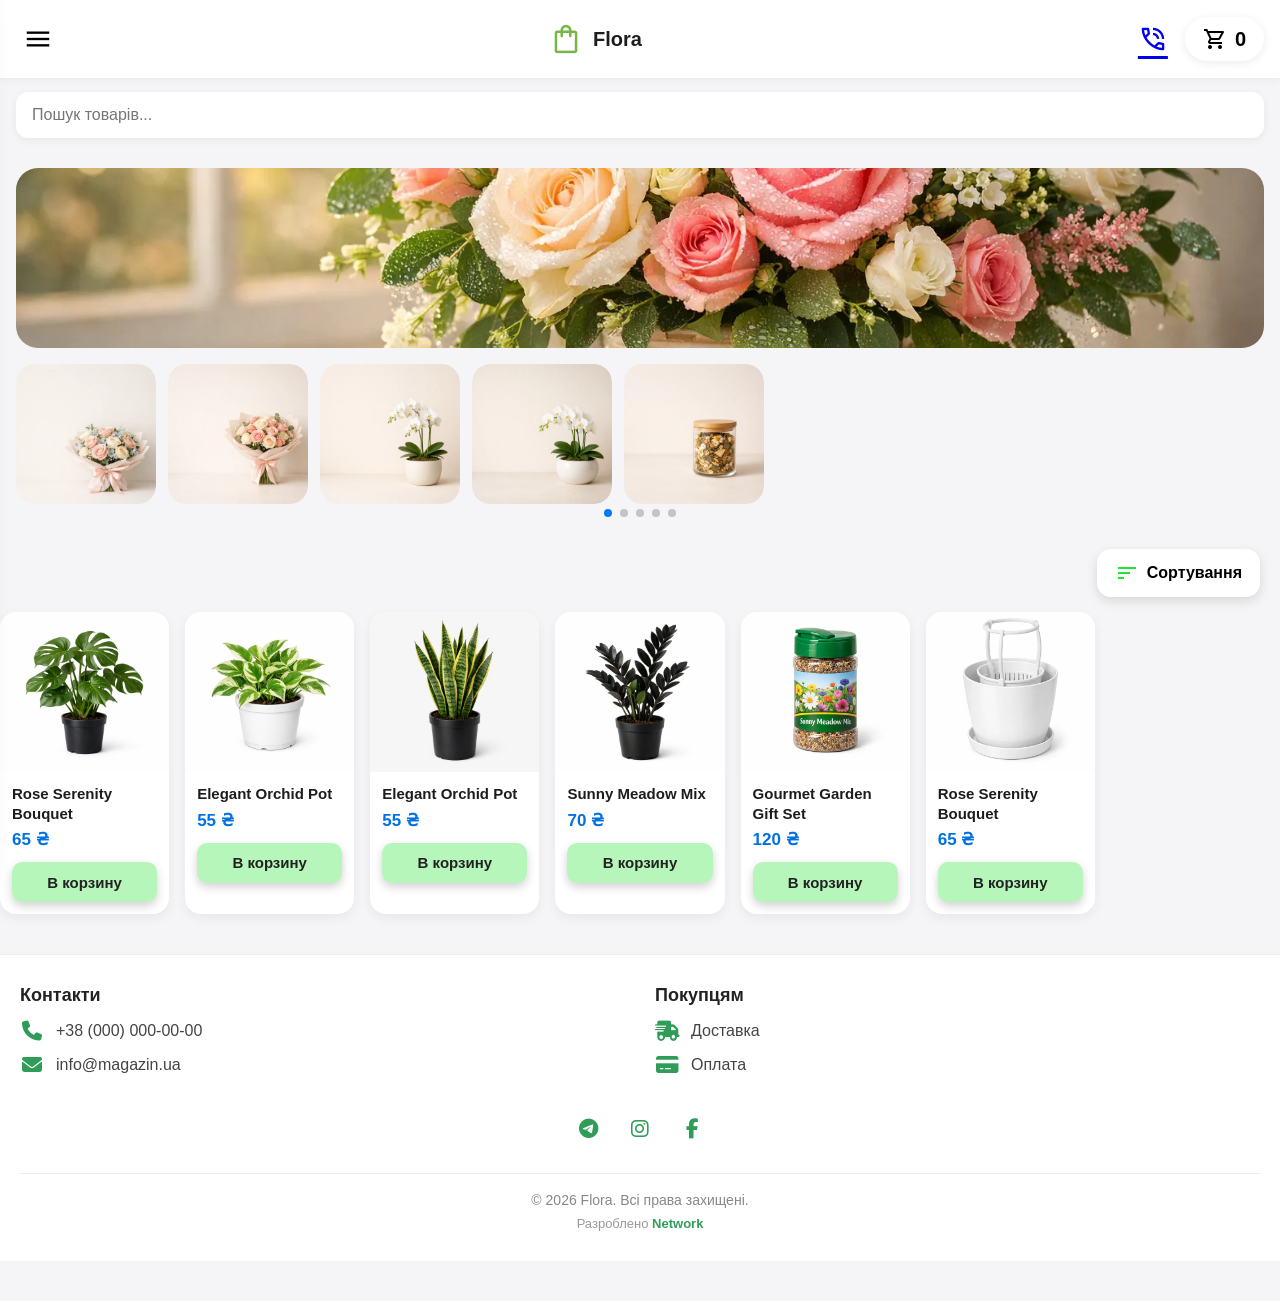
<file: index.html>
<!DOCTYPE html>
<html lang="ru">
<head>
    <meta charset="UTF-8">
    <meta name="viewport" content="width=device-width, initial-scale=1.0">
    <title>Flora - магазин квітів в Україні</title>
<meta name="description" content="Flora - свіжі букети, троянди, тюльпани та подарункові композиції з доставкою по Україні.">
<meta name="keywords" content="квіти, букети, троянди, доставка квітів, купити квіти, магазин квітів">
<meta name="theme-color" content="#E8F5E9">
<link rel="icon" type="image/png" href="images/favicon.png">
<meta property="og:type" content="website">
<meta property="og:title" content="Flora - магазин квітів">
<meta property="og:description" content="Свіжі квіти, букети та подарункові композиції з доставкою по Україні.">
<meta property="og:image" content="https://netw20200.github.io/magazin/images/preview.png">
<meta name="twitter:image" content="https://netw20200.github.io/magazin/images/preview.png">
<meta property="og:site_name" content="Магазин">
<meta name="twitter:card" content="summary_large_image">
<meta name="twitter:title" content="Flora - Магазин квітів">
<meta name="twitter:description" content="Свіжі квіти та букети з доставкою.">
<meta name="twitter:image" content="https://netw20200.github.io/magazin/images/preview.png">
    
    <link rel="stylesheet" href="https://cdnjs.cloudflare.com/ajax/libs/font-awesome/6.5.2/css/all.min.css">
    <link href="https://fonts.googleapis.com/css2?family=Material+Symbols+Outlined" rel="stylesheet">
    <link rel="stylesheet" href="https://cdn.jsdelivr.net/npm/swiper@11/swiper-bundle.min.css">
    <link rel="stylesheet" href="style.css">
</head>
<body>

<header class="top-header">

    <button class="menu-btn" aria-label="Меню">
        <span class="material-symbols-outlined">menu</span>
    </button>

    <div class="logo">

        <span class="material-symbols-outlined logo-icon">
            shopping_bag
        </span>

        <span class="logo-text">
            Flora
        </span>

    </div>

    <div class="header-right">

        <a href="tel:+380000000000" class="icon-btn" aria-label="Подзвонити">
    <span class="material-symbols-outlined">
        phone_in_talk
    </span>
</a>


<!-- ===== КНОПКА КОРЗИНЫ ===== -->

<button class="cart-btn" id="open-cart">

    <span class="material-symbols-outlined">shopping_cart</span>

    <span id="cart-count">0</span>

</button>

    </div>

</header>


<nav class="side-menu">

    <div class="side-header">
        <span>Меню</span>

        <button class="close-menu">
            <span class="material-symbols-outlined">
                close
            </span>
        </button>
    </div>

<a href="index.html">
    <span class="material-symbols-outlined">home</span>
    <span>Головна</span></a>
<a href="index.html#products">
    <span class="material-symbols-outlined">storefront</span>
    <span>Каталог</span></a>

<a href="contacts.html">
    <span class="material-symbols-outlined">call</span>
    <span>Контакти</span></a>


</nav>
    <div class="overlay"></div>
<section class="search-wrapper">

    <div class="search-box">

        <input
            type="text"
            id="search"
            placeholder="Пошук товарів..."
            autocomplete="off">

    </div>
</section>



<section class="hero-banner">

    <img src="images/banner.webp" alt="Баннер">

</section>


    
    <section class="hero-slider">

<div class="swiper mySwiper">

<div class="swiper-wrapper">

<div class="swiper-slide">
<img src="images/slide1.webp">
</div>

<div class="swiper-slide">
<img src="images/slide2.webp">
</div>

<div class="swiper-slide">
<img src="images/slide3.webp">
</div>

<div class="swiper-slide">
<img src="images/slide4.webp">
</div>

<div class="swiper-slide">
<img src="images/slide5.webp">
</div>

</div>

<div class="swiper-pagination"></div>

</div>

</section>


    
<main>
<div class="sort-bar">

    <button id="sort-btn" class="sort-btn">

        <span class="material-symbols-outlined">sort</span>

        Сортування

    </button>

    <div id="sort-menu" class="sort-menu">

        <div data-sort="default">За замовчуванням</div>

        <div data-sort="name">За назвою (А–Я)</div>

        <div data-sort="price-asc">Ціна: від дешевих до дорогих</div>

        <div data-sort="price-desc">Ціна: від дорогих до дешевих</div>

        <div data-sort="category">За категорією</div>

    </div>

</div>
<div id="products" class="products">

    <div class="loading">

        Загрузка товарiв...

    </div>

</div>

</main>
<footer class="footer">

    <div class="footer-grid">

        <div>
            <h3>Контакти</h3>

            <a href="tel:+380000000000">
                <i class="fa-solid fa-phone"></i>
                +38 (000) 000-00-00
            </a>

            <a href="mailto:info@magazin.ua">
                <i class="fa-solid fa-envelope"></i>
                info@magazin.ua
            </a>

        </div>

        <div>
            <h3>Покупцям</h3>

            <a href="#">
                <i class="fa-solid fa-truck-fast"></i>
                Доставка
            </a>

            <a href="#">
                <i class="fa-solid fa-credit-card"></i>
                Оплата
            </a>

        </div>

    </div>

    <div class="footer-social">

        <a href="https://t.me/" target="_blank">
            <i class="fa-brands fa-telegram"></i>
        </a>

        <a href="https://instagram.com/" target="_blank">
            <i class="fa-brands fa-instagram"></i>
        </a>

        <a href="#">
            <i class="fa-brands fa-facebook-f"></i>
        </a>

    </div>

    <div class="footer-copy">
        © 2026 Flora. Всі права захищені.
    </div>
    <div class="footer-dev">
    Разроблено <strong>Network</strong>
    </div>

</footer>
  <button id="toTop" class="to-top">
↑
  </button>  
<script src="https://cdn.jsdelivr.net/npm/swiper@11/swiper-bundle.min.js"></script>
<script src="script.js"></script>

</body>
</html>
</file>
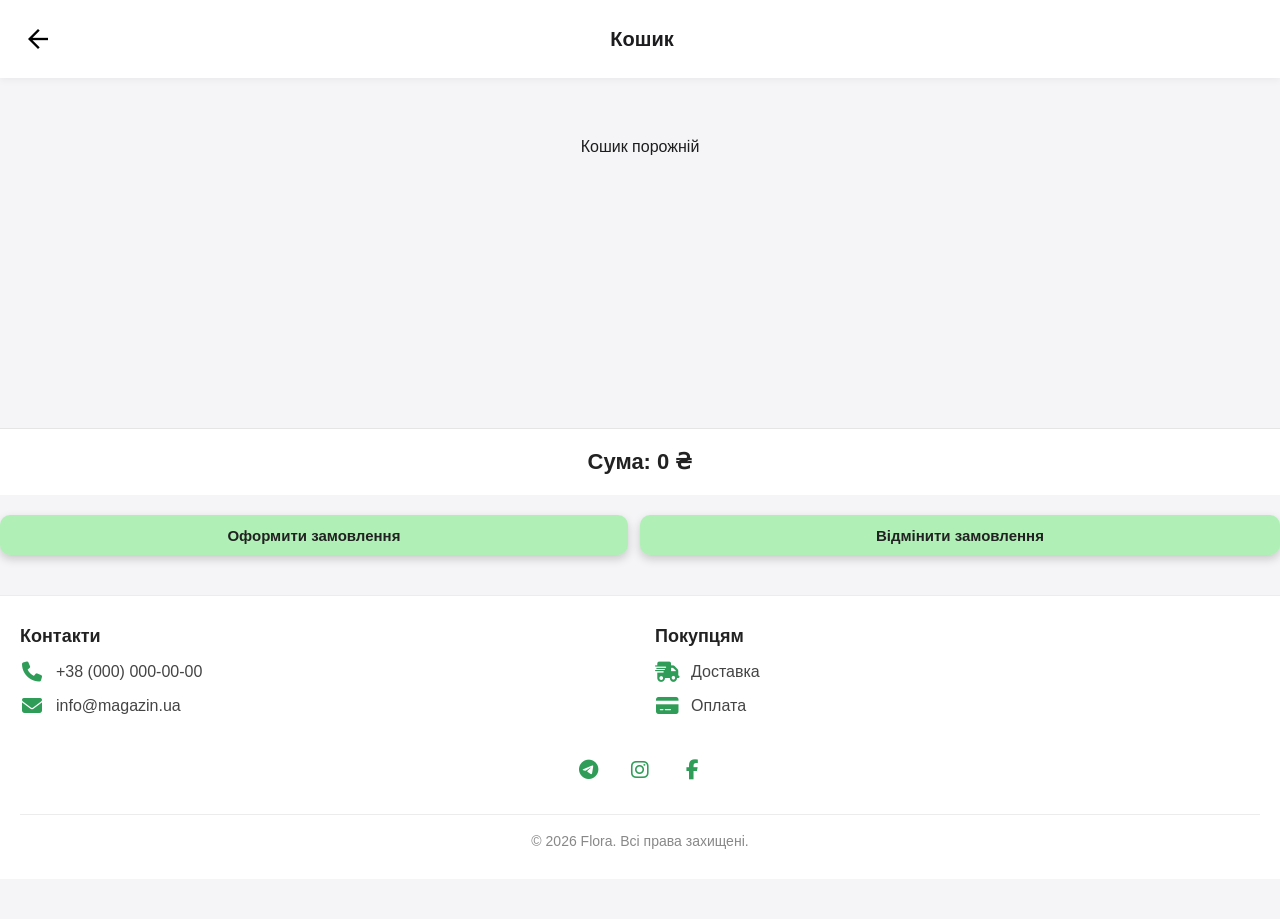
<file: cart.html>
<!DOCTYPE html>
<html lang="ru">
<head>
    <meta charset="UTF-8">
    <meta name="viewport" content="width=device-width, initial-scale=1.0">
    <title>Кошик Flora</title>
<meta name="description" content="Магазин квітів "назва". Свіжі букети, троянди, тюльпани та подарункові композиції з доставкою по Україні.">
<meta name="keywords" content="квіти, букети, троянди, доставка квітів, купити квіти, магазин квітів">
<meta name="theme-color" content="#E8F5E9">
<link rel="icon" type="image/png" href="images/favicon.png">
<meta property="og:type" content="website">
<meta property="og:title" content="Магазин квітів">
<meta property="og:description" content="Свіжі квіти, букети та подарункові композиції з доставкою по Україні.">
<meta property="og:image" content="https://netw20200.github.io/magazin/images/preview.png">
<meta name="twitter:image" content="https://netw20200.github.io/magazin/images/preview.png">
<meta property="og:site_name" content="Магазин">
<meta name="twitter:card" content="summary_large_image">
<meta name="twitter:title" content="Магазин квітів">
<meta name="twitter:description" content="Свіжі квіти та букети з доставкою.">
<meta name="twitter:image" content="https://netw20200.github.io/magazin/images/preview.png">
    
    <link rel="stylesheet" href="https://cdnjs.cloudflare.com/ajax/libs/font-awesome/6.5.2/css/all.min.css">
    <link href="https://fonts.googleapis.com/css2?family=Material+Symbols+Outlined" rel="stylesheet">
    <link rel="stylesheet" href="https://cdn.jsdelivr.net/npm/swiper@11/swiper-bundle.min.css">
    <link rel="stylesheet" href="style.css">
</head>

<body>

<!-- ===== ШАПКА КОРЗИНЫ ===== -->

<header class="top-header">

<button onclick="location.href='index.html'" class="icon-btn">
<span class="material-symbols-outlined">arrow_back</span>
</button>

<div class="logo">
Кошик
</div>

<div style="width:40px"></div>

</header>

<!-- ===== СПИСОК ТОВАРОВ ===== -->

<div id="cart-items" class="cart-items">

<p style="text-align:center;padding:40px;">
Кошик порожній
</p>

</div>

<!-- ===== ИТОГО ===== -->

<div class="cart-total">

<h2>Сума:
<span id="total-price">0 ₴</span>
</h2>

</div>


<!-- ===== ОФОРМЛЕНИЕ ЗАКАЗА ===== -->

<div class="cart-actions">

    <button class="btn checkout-btn"
        onclick="checkout()">

        Оформити замовлення 

    </button>

    <button class="btn cancel-btn"
        onclick="cancelOrder()">

        Відмінити замовлення 

    </button>

</div>
<footer class="footer">

    <div class="footer-grid">

        <div>
            <h3>Контакти</h3>

            <a href="tel:+380000000000">
                <i class="fa-solid fa-phone"></i>
                +38 (000) 000-00-00
            </a>

            <a href="mailto:info@magazin.ua">
                <i class="fa-solid fa-envelope"></i>
                info@magazin.ua
            </a>

        </div>

        <div>
            <h3>Покупцям</h3>

            <a href="#">
                <i class="fa-solid fa-truck-fast"></i>
                Доставка
            </a>

            <a href="#">
                <i class="fa-solid fa-credit-card"></i>
                Оплата
            </a>

        </div>

    </div>
    
<div class="footer-social">

        <a href="https://t.me/" target="_blank">
            <i class="fa-brands fa-telegram"></i>
        </a>

        <a href="https://instagram.com/" target="_blank">
            <i class="fa-brands fa-instagram"></i>
        </a>

        <a href="#">
            <i class="fa-brands fa-facebook-f"></i>
        </a>

</div>
    
 <div class="footer-copy">
        © 2026 Flora. Всі права захищені.
    </div>

</footer>
    
<script src="cart.js"></script>

</body>
</html>
</file>
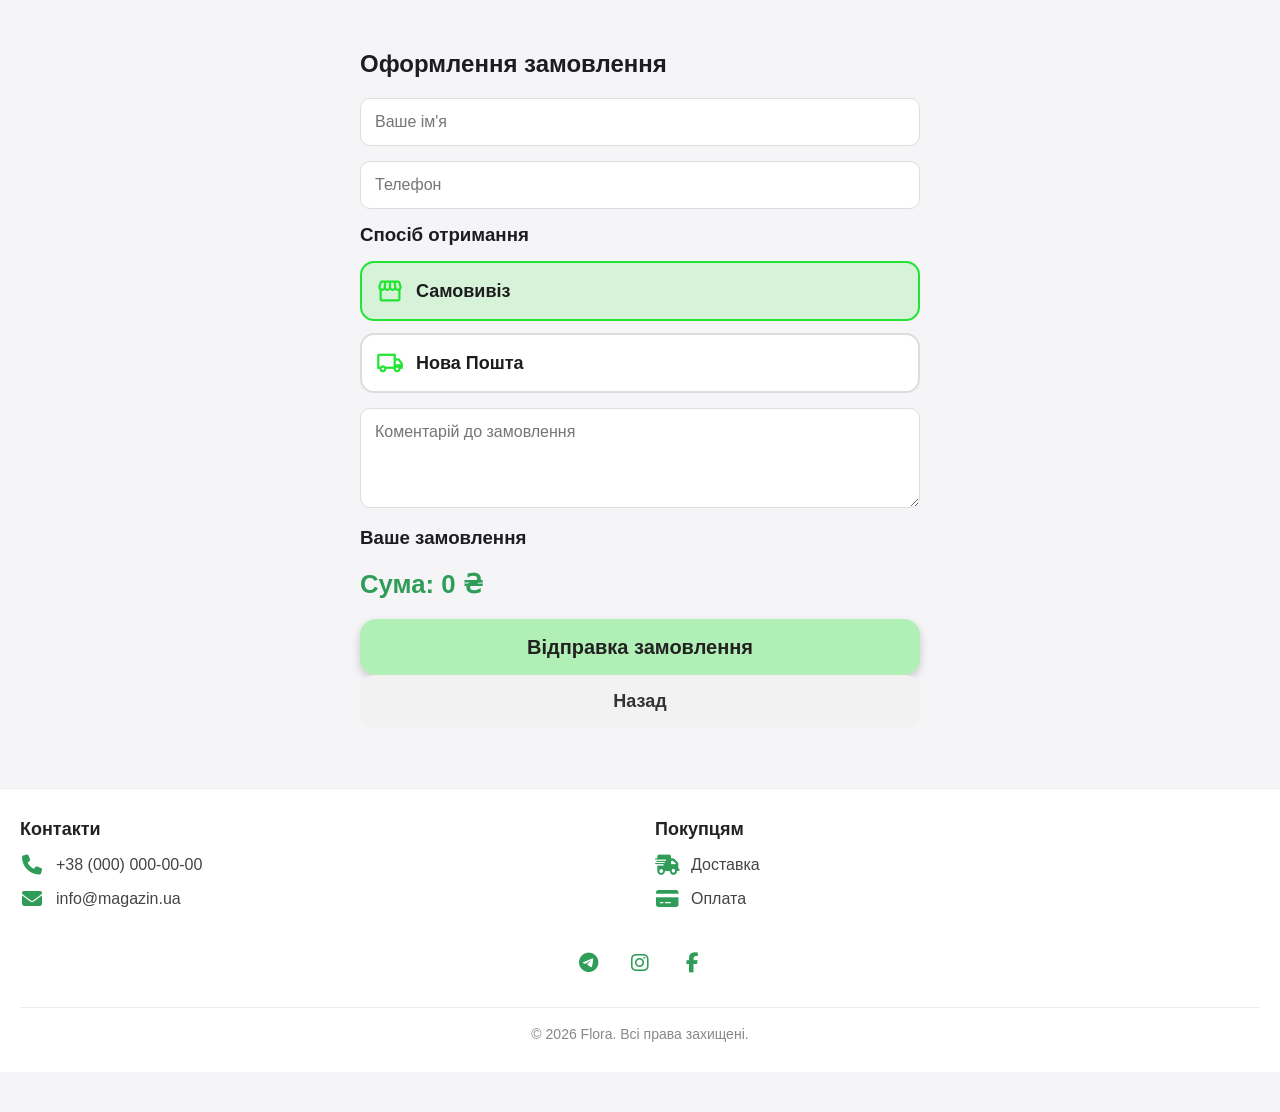
<file: checkout.html>
<!DOCTYPE html>
<html lang="ru">
<head>
    <meta charset="UTF-8">
    <meta name="viewport" content="width=device-width, initial-scale=1.0">
    <title>Оформлення замовлення Flora</title>
<meta name="description" content="Flora - свіжі букети, троянди, тюльпани та подарункові композиції з доставкою по Україні.">
<meta name="keywords" content="квіти, букети, троянди, доставка квітів, купити квіти, магазин квітів">
<meta name="theme-color" content="#E8F5E9">
<link rel="icon" type="image/png" href="images/favicon.png">
<meta property="og:type" content="website">
<meta property="og:title" content="Магазин квітів">
<meta property="og:description" content="Свіжі квіти, букети та подарункові композиції з доставкою по Україні.">
<meta property="og:image" content="https://netw20200.github.io/magazin/images/preview.png">
<meta name="twitter:image" content="https://netw20200.github.io/magazin/images/preview.png">
<meta property="og:site_name" content="Магазин">
<meta name="twitter:card" content="summary_large_image">
<meta name="twitter:title" content="Магазин квітів">
<meta name="twitter:description" content="Свіжі квіти та букети з доставкою.">
<meta name="twitter:image" content="https://netw20200.github.io/magazin/images/preview.png">
    
    <link rel="stylesheet" href="https://cdnjs.cloudflare.com/ajax/libs/font-awesome/6.5.2/css/all.min.css">
    <link href="https://fonts.googleapis.com/css2?family=Material+Symbols+Outlined" rel="stylesheet">
    <link rel="stylesheet" href="https://cdn.jsdelivr.net/npm/swiper@11/swiper-bundle.min.css">
    <link rel="stylesheet" href="style.css">
</head>

<body>

<!-- ===== ОФОРМЛЕНИЕ ЗАКАЗА ===== -->

<div class="checkout">

<h2>Оформлення замовлення</h2>

<input
type="text"
id="customer-name"
placeholder="Ваше ім'я">

<input
type="tel"
id="customer-phone"
placeholder="Телефон">
<h3>Спосіб отримання</h3>

<div class="delivery-select">

<div class="delivery-card active" id="pickup-card">

<span class="material-symbols-outlined">storefront</span>

<span>Самовивіз</span>

<input
type="radio"
name="delivery"
value="pickup"
checked
hidden>

</div>

<div class="delivery-card" id="nova-card">

<span class="material-symbols-outlined">local_shipping</span>

<span>Нова Пошта</span>

<input
type="radio"
name="delivery"
value="nova"
hidden>

</div>

</div>

<div id="nova-fields" style="display:none;">

<input
type="text"
id="customer-city"
placeholder="Місто">

<input
type="text"
id="customer-branch"
placeholder="Відділення або поштомат">

</div>
  
<textarea
id="customer-comment"
placeholder="Коментарій до замовлення"></textarea>


<!-- ===== ТОВАРЫ В ЗАКАЗЕ ===== -->

<h3>Ваше замовлення</h3>

<div id="checkout-cart"></div>

<div id="checkout-total"></div>  
  
<button
class="checkout-btn"
onclick="sendOrder()">

Відправка замовлення 

</button>

<button
class="cancel-btn"
onclick="history.back()">

Назад

</button>

</div>
<footer class="footer">

    <div class="footer-grid">

        <div>
            <h3>Контакти</h3>

            <a href="tel:+380000000000">
                <i class="fa-solid fa-phone"></i>
                +38 (000) 000-00-00
            </a>

            <a href="mailto:info@magazin.ua">
                <i class="fa-solid fa-envelope"></i>
                info@magazin.ua
            </a>

        </div>

        <div>
            <h3>Покупцям</h3>

            <a href="#">
                <i class="fa-solid fa-truck-fast"></i>
                Доставка
            </a>

            <a href="#">
                <i class="fa-solid fa-credit-card"></i>
                Оплата
            </a>

        </div>

    </div>
    
<div class="footer-social">

        <a href="https://t.me/" target="_blank">
            <i class="fa-brands fa-telegram"></i>
        </a>

        <a href="https://instagram.com/" target="_blank">
            <i class="fa-brands fa-instagram"></i>
        </a>

        <a href="#">
            <i class="fa-brands fa-facebook-f"></i>
        </a>

</div>
    
 <div class="footer-copy">
        © 2026 Flora. Всі права захищені.
    </div>
    

</footer>
<script src="checkout.js"></script>

</body>

</html>
</file>
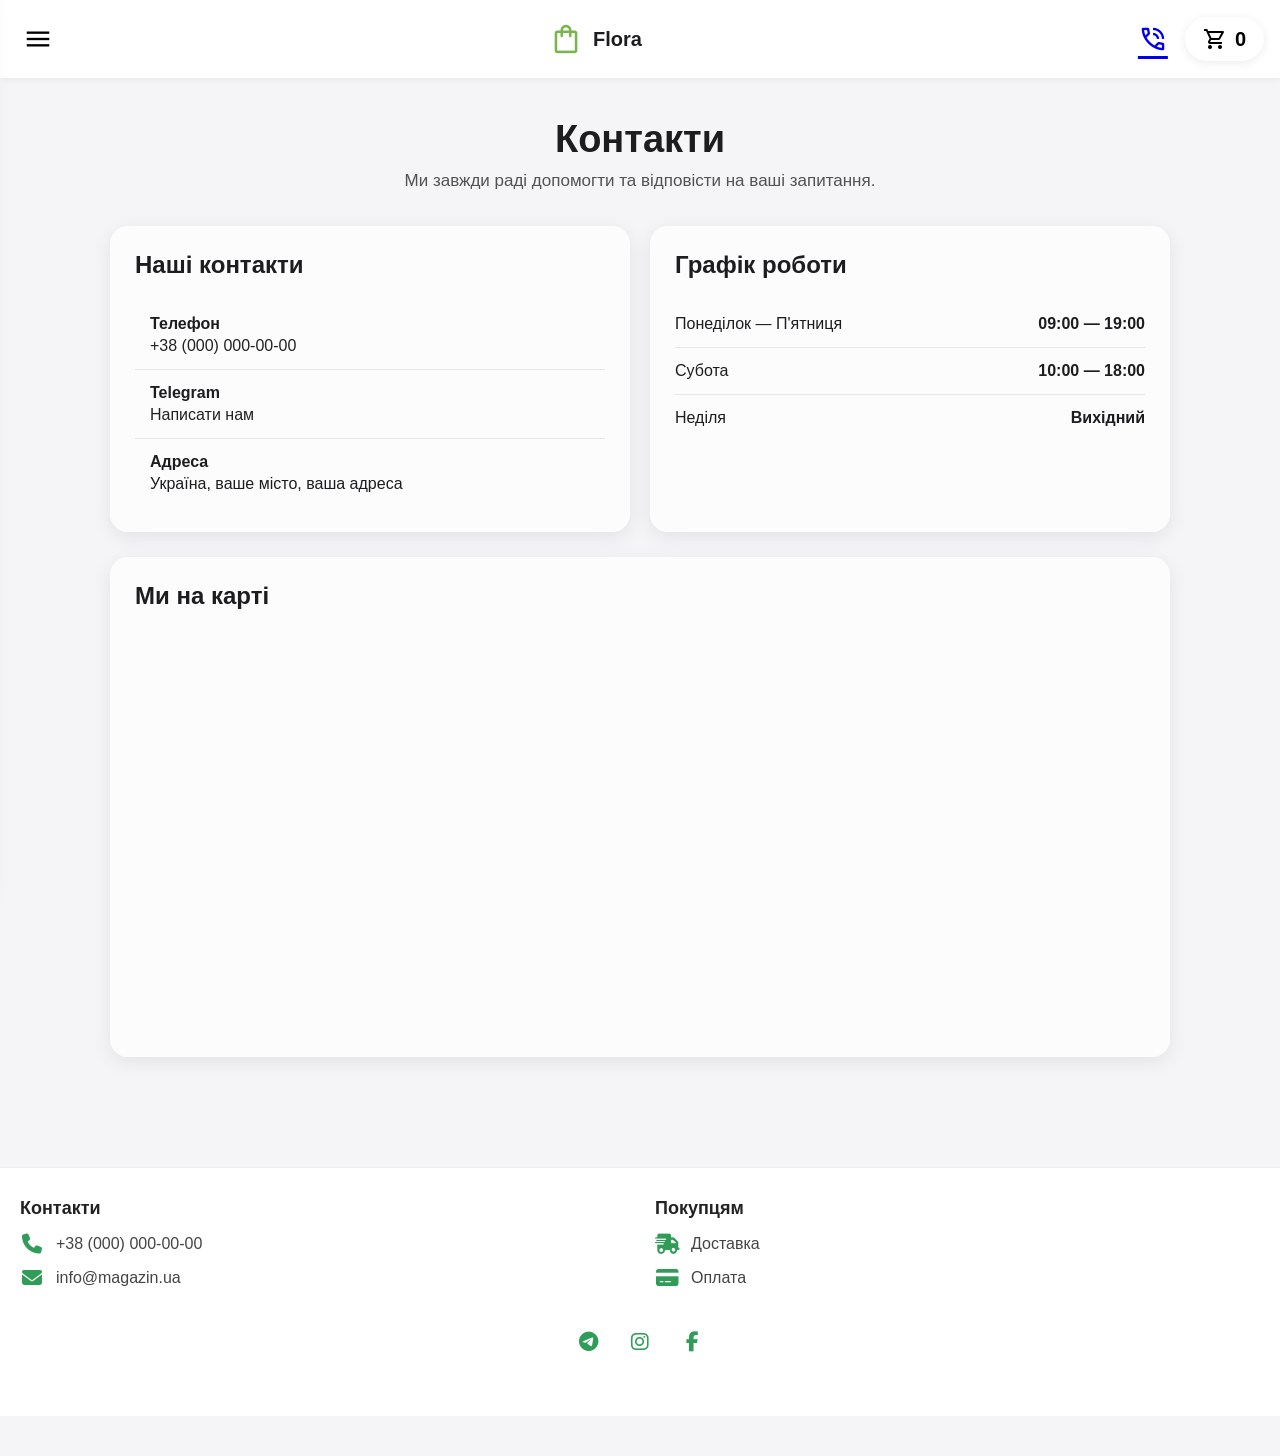
<file: contacts.html>
<!DOCTYPE html>
<html lang="ru">
<head>
    <meta charset="UTF-8">
    <meta name="viewport" content="width=device-width, initial-scale=1.0">
    <title>Flora - Магазин квітів в Україні</title>
<meta name="description" content="Магазин квітів "назва". Свіжі букети, троянди, тюльпани та подарункові композиції з доставкою по Україні.">
<meta name="keywords" content="квіти, букети, троянди, доставка квітів, купити квіти, магазин квітів">
<meta name="theme-color" content="#E8F5E9">
<link rel="icon" type="image/png" href="images/favicon.png">
<meta property="og:type" content="website">
<meta property="og:title" content="Магазин квітів">
<meta property="og:description" content="Свіжі квіти, букети та подарункові композиції з доставкою по Україні.">
<meta property="og:image" content="https://netw20200.github.io/magazin/images/preview.png">
<meta name="twitter:image" content="https://netw20200.github.io/magazin/images/preview.png">
<meta property="og:site_name" content="Магазин">
<meta name="twitter:card" content="summary_large_image">
<meta name="twitter:title" content="Магазин квітів">
<meta name="twitter:description" content="Свіжі квіти та букети з доставкою.">
<meta name="twitter:image" content="https://netw20200.github.io/magazin/images/preview.png">
    
    <link rel="stylesheet" href="https://cdnjs.cloudflare.com/ajax/libs/font-awesome/6.5.2/css/all.min.css">
    <link href="https://fonts.googleapis.com/css2?family=Material+Symbols+Outlined" rel="stylesheet">
    <link rel="stylesheet" href="https://cdn.jsdelivr.net/npm/swiper@11/swiper-bundle.min.css">
    <link rel="stylesheet" href="style.css">
</head>

<body>
<header class="top-header">

    <button class="menu-btn" aria-label="Меню">
        <span class="material-symbols-outlined">menu</span>
    </button>

    <div class="logo">

        <span class="material-symbols-outlined logo-icon">
            shopping_bag
        </span>

        <span class="logo-text">
            Flora
        </span>

    </div>

    <div class="header-right">

        <a href="tel:+380000000000" class="icon-btn" aria-label="Подзвонити">
    <span class="material-symbols-outlined">
        phone_in_talk
    </span>
</a>


<!-- ===== КНОПКА КОРЗИНЫ ===== -->

<button class="cart-btn" id="open-cart">

    <span class="material-symbols-outlined">shopping_cart</span>

    <span id="cart-count">0</span>

</button>

    </div>

</header>

<nav class="side-menu">

    <div class="side-header">
        <span>Меню</span>

        <button class="close-menu">
            <span class="material-symbols-outlined">
                close
            </span>
        </button>
    </div>

<a href="index.html">
    <span class="material-symbols-outlined">home</span>
    <span>Головна</span></a>
<a href="index.html#products">
    <span class="material-symbols-outlined">storefront</span>
    <span>Каталог</span></a>

<a href="contacts.html">
    <span class="material-symbols-outlined">call</span>
    <span>Контакти</span></a>
</nav>
    <div class="overlay"></div>

<main class="contacts-page">

    <section class="contacts-hero">
        <h1>Контакти</h1>
        <p>Ми завжди раді допомогти та відповісти на ваші запитання.</p>
    </section>

    <section class="contacts-content">

        <div class="contact-card">

            <h2>Наші контакти</h2>

            <div class="contact-item">
                <span></span>
                <div>
                    <strong>Телефон</strong>
                    <a href="tel:+380000000000">
                        +38 (000) 000-00-00
                    </a>
                </div>
            </div>

            <div class="contact-item">
                <span></span>
                <div>
                    <strong>Telegram</strong>
                    <a href="https://t.me/volkdoma" target="_blank">
                        Написати нам
                    </a>
                </div>
            </div>

            <div class="contact-item">
                <span></span>
                <div>
                    <strong>Адреса</strong>
                    <p>Україна, ваше місто, ваша адреса</p>
                </div>
            </div>

        </div>


        <div class="contact-card">

            <h2>Графік роботи</h2>

            <div class="work-hours">

                <div>
                    <span>Понеділок — П'ятниця</span>
                    <strong>09:00 — 19:00</strong>
                </div>

                <div>
                    <span>Субота</span>
                    <strong>10:00 — 18:00</strong>
                </div>

                <div>
                    <span>Неділя</span>
                    <strong>Вихідний</strong>
                </div>

            </div>

        </div>

    </section>


    <section class="map-section">

        <h2>Ми на карті</h2>

        <div class="map-wrapper">

            <iframe
                src="https://www.google.com/maps/embed?pb=ВСТАВЬ_СЮДА_КОД_ГУГЛ_КАРТИ"
                width="100%"
                height="400"
                style="border:0;"
                allowfullscreen=""
                loading="lazy"
                referrerpolicy="no-referrer-when-downgrade">
            </iframe>

        </div>

    </section>

</main>
    
<footer class="footer">

    <div class="footer-grid">

        <div>
            <h3>Контакти</h3>

            <a href="tel:+380000000000">
                <i class="fa-solid fa-phone"></i>
                +38 (000) 000-00-00
            </a>

            <a href="mailto:info@magazin.ua">
                <i class="fa-solid fa-envelope"></i>
                info@magazin.ua
            </a>

        </div>

        <div>
            <h3>Покупцям</h3>

            <a href="#">
                <i class="fa-solid fa-truck-fast"></i>
                Доставка
            </a>

            <a href="#">
                <i class="fa-solid fa-credit-card"></i>
                Оплата
            </a>

        </div>

    </div>
    
<div class="footer-social">

        <a href="https://t.me/" target="_blank">
            <i class="fa-brands fa-telegram"></i>
        </a>

        <a href="https://instagram.com/" target="_blank">
            <i class="fa-brands fa-instagram"></i>
        </a>

        <a href="#">
            <i class="fa-brands fa-facebook-f"></i>
        </a>

</div>
    


</footer>
<script src="script.js"></script>
<script src="product.js"></script>

</body>

  </html>
</file>
<file: style.css>
* {
  box-sizing: border-box;
  margin: 0;
  padding: 0;
  font-family: -apple-system, BlinkMacSystemFont, 'Segoe UI', Roboto, sans-serif;
}
 
body {
  margin: 0;
  background: #f5f5f7;
  color: #1d1d1f;
  font-family: -apple-system, BlinkMacSystemFont, 'Segoe UI', Roboto, sans-serif;
  padding-bottom: 40px;
}
/* ===== HEADER ===== */

.top-header{
    position:sticky;
    top:0;
    z-index:1000;

    height:88px;

    background:#fff;

    display:flex;
    align-items:center;
    justify-content:space-between;

    padding:0 16px;

    box-shadow:0 2px 8px rgba(0,0,0,.05);
}

.menu-btn,
.icon-btn{

    width:44px;
    height:44px;

    border:none;
    background:none;

    display:flex;
    justify-content:center;
    align-items:center;

    cursor:pointer;
}

.menu-btn span,
.icon-btn span{

    font-size:30px;
}

.logo{

    display:flex;
    align-items:center;

    gap:8px;

    font-size:21px;

    font-weight:700;
}

.logo-icon{
    font-size:34px !important;
    color:#79B64A;
}
.header-right{

    display:flex;
    align-items:center;

    gap:10px;
}

.cart-btn{

    display:flex;
    align-items:center;
    gap:10px;

    border:none;

    background:#fff;

    border-radius:999px;

    padding:14px 22px;

    box-shadow:0 6px 20px rgba(0,0,0,.08);

    cursor:pointer;
}
.cart-btn span{

    font-size:24px;
}

#cart-count{

    font-size:20px;

    font-weight:700;
}
.search-box {
  padding: 14px 16px;
  background: #f5f5f7;
  margin-bottom: 16px;
}

.search-box input {
  width: 100%;
  padding: 14px 16px;
  font-size: 16px;
  border: none;
  border-radius: 12px;
  background: white;
  box-shadow: 0 2px 8px rgba(0,0,0,0.06);
  outline: none;
}

.products {
  display: grid;
  grid-template-columns: repeat(auto-fill, minmax(160px, 1fr));
  gap: 16px;
}

.card {
  background: white;
  border-radius: 16px;
  overflow: hidden;
  box-shadow: 0 4px 12px rgba(0,0,0,0.06);
  display: flex;
  flex-direction: column;
}

.card img {
  width: 100%;
  height: 160px;
  object-fit: cover;
  background: #eee;
}

.card-body {
  padding: 12px;
  flex-grow: 1;
  display: flex;
  flex-direction: column;
}

.card-title {
  font-size: 15px;
  font-weight: 600;
  margin-bottom: 6px;
  line-height: 1.3;
  display: -webkit-box;
  -webkit-line-clamp: 2;
  -webkit-box-orient: vertical;
  overflow: hidden;
}

.card-price {
  font-size: 17px;
  font-weight: 700;
  color: #0071e3;
  margin-bottom: 12px;
}

/* ===== КНОПКА ===== */

.btn{
    width: 100%;
    height: 40px;
    background: rgba(34, 228, 50, 0.33);
    border: none;
    border-radius: 10px;
    color: #222;
    font-size: 15px;
    font-weight: 600;
    cursor: pointer;
    transition: 0.25s;
    box-shadow: 0 4px 10px rgba(0,0,0,0.18);
}

.btn:hover{
    background: rgba(34, 228, 50, 0.5);
    transform: translateY(-2px);
    box-shadow: 0 6px 14px rgba(0,0,0,0.25);
}

/* ===== HEADER ===== */

.top-header{
    height:78px;
    background:#fff;
    display:flex;
    align-items:center;
    justify-content:space-between;
    padding:0 16px;
    box-shadow:0 2px 8px rgba(0,0,0,.05);
    position:sticky;
    top:0;
    z-index:1000;
}

.menu-btn,
.icon-btn{
    border:none;
    background:none;
    font-size:28px;
    cursor:pointer;
}

.logo{
    display:flex;
    align-items:center;
    gap:10px;
    font-size:20px;
    font-weight:700;
}

.logo i{
    color:#2f9d58;
    font-size:28px;
}

.header-right{
    display:flex;
    align-items:center;
    gap:10px;
}

.cart-btn{
    display:flex;
    align-items:center;
    gap:8px;
    background:#fff;
    border:none;
    border-radius:24px;
    padding:10px 18px;
    box-shadow:0 2px 10px rgba(0,0,0,.08);
    cursor:pointer;
    font-size:20px;
}

#cart-count{
    font-weight:700;
}

/* ===== БОКОВОЕ МЕНЮ ===== */

.overlay{
    position:fixed;
    inset:0;
    background:rgba(0,0,0,.35);
    opacity:0;
    visibility:hidden;
    transition:.3s;
    z-index:1500;
}

.overlay.active{
    opacity:1;
    visibility:visible;
}

.side-menu{

    position:fixed;

    top:0;
    left:-300px;

    width:280px;
    height:100vh;

    background:#fff;

    box-shadow:4px 0 25px rgba(0,0,0,.12);

    transition:.3s;

    z-index:2000;

    display:flex;
    flex-direction:column;
}

.side-menu.active{
    left:0;
}

.side-header{

    height:80px;

    display:flex;
    align-items:center;
    justify-content:space-between;

    padding:0 20px;

    font-size:22px;
    font-weight:700;

    border-bottom:1px solid #eee;
}

.close-menu{

    border:none;
    background:none;
    cursor:pointer;
}

.close-menu span{
    font-size:30px;
}

.side-menu a{

    display:flex;
    align-items:center;
    gap:16px;

    padding:18px 22px;

    color:#222;

    text-decoration:none;

    font-size:18px;

    border-bottom:1px solid #f3f3f3;

    transition:.2s;
}

.side-menu a span:first-child{

    font-size:24px;

    color:#79B64A;
}


/* ===== БАННЕР ===== */

.hero-banner{
    margin:16px;
}

.hero-banner img{
    width:100%;
    height:180px;
    display:block;
    object-fit:cover;
    border-radius:22px;
}

/* ===== SWIPER ===== */

.hero-slider{
    margin:0 16px 20px;
}

.mySwiper{
    width:100%;
    padding-bottom:25px;
}

.swiper-slide{
    width:140px !important;
    height:140px;
    border-radius:18px;
    overflow:hidden;
}

.swiper-slide img{
    width:100%;
    height:100%;
    object-fit:cover;
    border-radius:18px;
}

/* ===== FOOTER ===== */

.footer{
    margin-top:40px;
    background:#fff;
    border-top:1px solid #ececec;
    padding:30px 20px;
}

.footer-grid{
    display:grid;
    grid-template-columns:1fr 1fr;
    gap:30px;
    margin-bottom:25px;
}

.footer h3{
    font-size:18px;
    font-weight:700;
    color:#222;
    margin-bottom:15px;
}

.footer a{
    display:flex;
    align-items:center;
    gap:12px;

    text-decoration:none;

    color:#444;

    font-size:16px;

    margin-bottom:14px;

    transition:.2s;
}

.footer a:hover{
    color:#2f9d58;
}

.footer a i{
    color:#2f9d58;
    font-size:20px;
    width:24px;
    text-align:center;
}

.footer-social{
    display:flex;
    justify-content:center;
    gap:28px;
    margin:30px 0 20px;
}

.footer-social a{
    color:#2f9d58;
    font-size:30px;
    text-decoration:none;
    transition:.2s;
}

.footer-social a:hover{
    transform:scale(1.1);
}

.footer-copy{
    border-top:1px solid #ececec;
    margin-top:20px;
    padding-top:18px;
    text-align:center;
    color:#888;
    font-size:14px;
}

.footer-dev{
    margin-top:8px;
    text-align:center;
    color:#999;
    font-size:13px;
}

.footer-dev strong{
    color:#2f9d58;
}

/* ===== КОРЗИНА ===== */

.cart-items{
    padding:20px;
    min-height:350px;
}

.cart-total{
    background:#fff;
    border-top:1px solid #e5e5e5;
    padding:20px;
    text-align:center;
}

.cart-total h2{
    font-size:22px;
    color:#222;
}

.cart-buttons{
    display: flex;
    gap: 10px;
    margin-top: 20px;
}

.cart-actions .btn{
  white-space: nowrap;
    width: 80%;
    height: 40px;
    background: rgba(34, 228, 50, 0.33);
    border: none;
    border-radius: 10px;
    color: #222;
    font-size: 15px;
    font-weight: 600;
    cursor: pointer;
    box-shadow: 0 4px 10px rgba(0,0,0,0.18);
    transition: 0.25s;
  display: inline-flex;
align-items: center;
justify-content: center;
}

.cart-actions .btn:hover{
    background: rgba(34, 228, 50, 0.5);
    transform: translateY(-2px);
    box-shadow: 0 6px 14px rgba(0,0,0,0.25);
}


.cancel-btn{
    background:#d9d9d9;
    color:#222;
}

.cancel-btn:hover{
    background:#c7c7c7;
    transform: translateY(-2px);
    box-shadow: 0 6px 14px rgba(0,0,0,0.25);
}
/* ===== КАРТОЧКА ТОВАРА В КОРЗИНЕ ===== */

.cart-card{
    display:flex;
    align-items:center;
    gap:15px;

    background:#fff;

    border-radius:18px;

    padding:12px;

    margin-bottom:15px;

    box-shadow:0 2px 10px rgba(0,0,0,.08);
}

.cart-card img{

    width:100px;

    height:100px;

    object-fit:cover;

    border-radius:14px;

    flex-shrink:0;
}

.cart-info{

    flex:1;

    display:flex;

    flex-direction:column;

    justify-content:center;
}

.cart-info h3{

    margin:0 0 8px;

    font-size:18px;

    color:#222;
}

.cart-info p{

    margin:0;

    color:#666;

    font-size:16px;
}
/* ===== КОЛИЧЕСТВО ТОВАРА ===== */

.qty-box{

    display:flex;

    align-items:center;

    gap:12px;

    margin-top:12px;
}

.qty-box button{

    width:34px;

    height:34px;

    border:none;

    border-radius:8px;

    background:#2f9d58;

    color:#fff;

    font-size:20px;

    cursor:pointer;

    transition:.2s;
}

.qty-box button:hover{

    background:#248347;
}

.qty-box span{

    min-width:24px;

    text-align:center;

    font-size:18px;

    font-weight:700;

    color:#222;
}
/* ===== КНОПКА УДАЛЕНИЯ ===== */

.delete-btn{

    margin-left:auto;

    width:36px;

    height:36px;

    border:none;

    border-radius:8px;

    background:#e53935;

    color:#fff;

    font-size:18px;

    cursor:pointer;

    transition:.2s;
}

.delete-btn:hover{

    background:#c62828;

}
/* ===== КНОПКИ ОФОРМЛЕНИЯ ===== */

.cart-actions{
    display:flex;
    justify-content:space-between;
    gap:12px;
    margin-top:20px;
}

.checkout-btn{

    width:100%;

    height:56px;

    border:none;

    border-radius:16px;

    background:rgba(34,228,50,.33);

    color:#222;

    font-size:20px;

    font-weight:700;

    cursor:pointer;

    box-shadow:0 4px 10px rgba(0,0,0,.18);

    transition:.25s;

}

.checkout-btn:hover{

    background:rgba(34,228,50,.5);

    transform:translateY(-2px);

    box-shadow:0 6px 14px rgba(0,0,0,.25);

}
.cancel-btn{

    width:100%;

    padding:16px;

    border:none;

    border-radius:14px;

    background:#f2f2f2;

    color:#333;

    font-size:18px;

    font-weight:600;

    cursor:pointer;

}
/* ===== ОФОРМЛЕНИЕ ЗАКАЗА ===== */

.checkout{

    max-width:600px;

    margin:30px auto;

    padding:20px;

}

.checkout h2{

    margin-bottom:20px;

}

.checkout input,
.checkout textarea{

    width:100%;

    padding:14px;

    margin-bottom:15px;

    border:1px solid #ddd;

    border-radius:10px;

    font-size:16px;

    box-sizing:border-box;

}

.checkout textarea{

    min-height:100px;

    resize:vertical;

}

.checkout-item{

    display:flex;

    justify-content:space-between;

    padding:12px 0;

    border-bottom:1px solid #eee;

}

#checkout-total{

    margin:20px 0;

    font-size:22px;

    font-weight:700;

    color:#2f9d58;

}
.product-image{
width:100%;
border-radius:16px;
margin-bottom:20px;
}

.product-description{
font-size:16px;
line-height:1.6;
color:#555;
margin:20px 0;
}
.product-btn{
    width:120px;
    height:40px;
    margin-top:20px;
    margin-left:5mm;
    display:block;
}

/* ===== ДОСТАВКА И ОПЛАТА ===== */

.delivery-info{
    margin:20px;
    padding:18px;
    background:#fff;
    border-radius:16px;
    box-shadow:0 4px 12px rgba(0,0,0,.08);
}

.delivery-info h3{
    display:flex;
    align-items:center;
    gap:10px;
    margin:0 0 12px;
    font-size:18px;
    color:#222;
}

.delivery-info p{
    display:flex;
    align-items:center;
    gap:10px;
    margin:10px 0;
    color:#555;
    font-size:15px;
}

.delivery-info .material-symbols-outlined{
    color:#22e432;
    font-size:22px;
}
/* ===== ФОРМА ОФОРМЛЕНИЯ ЗАКАЗА ===== */

.checkout-form{
    display:flex;
    flex-direction:column;
    gap:12px;
    margin:20px 0;
}

.checkout-form input,
.checkout-form select{
    width:100%;
    height:46px;
    padding:0 14px;
    border:1px solid #ddd;
    border-radius:12px;
    background:#fff;
    font-size:15px;
    color:#222;
    box-sizing:border-box;
    outline:none;
}

.checkout-form input:focus,
.checkout-form select:focus{
    border-color:#22e432;
    box-shadow:0 0 6px rgba(34,228,50,.25);
}

.cart-total h3{
    margin-top:20px;
    margin-bottom:10px;
    color:#222;
    font-size:18px;
}
.delivery-option{
    display:flex;
    align-items:center;
    gap:10px;
    margin:12px 0;
    font-size:18px;
    cursor:pointer;
}

.delivery-option input{
    margin:0;
}
/* ===== ВЫБОР СПОСОБА ДОСТАВКИ ===== */

.delivery-select{
    display:flex;
    flex-direction:column;
    gap:12px;
    margin:15px 0;
}

.delivery-card{
    display:flex;
    align-items:center;
    gap:12px;

    padding:14px;

    border:2px solid #ddd;

    border-radius:14px;

    background:#fff;

    cursor:pointer;

    transition:.25s;

    font-size:18px;

    font-weight:600;
}

.delivery-card .material-symbols-outlined{
    font-size:28px;
    color:#22e432;
}

.delivery-card.active{
    border-color:#22e432;
    background:rgba(34,228,50,.15);
}
/* ===== СОРТУВАННЯ ===== */

.sort-bar{

    display:flex;

    justify-content:flex-end;

    margin:15px 20px;

    position:relative;

}

.sort-btn{

    display:flex;

    align-items:center;

    gap:8px;

    background:#fff;

    border:none;

    border-radius:14px;

    padding:12px 18px;

    font-size:16px;

    font-weight:600;

    cursor:pointer;

    box-shadow:0 4px 12px rgba(0,0,0,.12);

    transition:.25s;

}

.sort-btn:hover{

    transform:translateY(-2px);

    box-shadow:0 6px 16px rgba(0,0,0,.18);

}

.sort-btn .material-symbols-outlined{

    color:#22e432;

    font-size:24px;

}

.sort-menu{

    display:none;

    position:absolute;

    top:58px;

    right:0;

    background:#fff;

    border-radius:14px;

    overflow:hidden;

    min-width:260px;

    box-shadow:0 8px 20px rgba(0,0,0,.18);

    z-index:999;

}

.sort-menu div{

    padding:14px 18px;

    cursor:pointer;

    transition:.2s;

}

.sort-menu div:hover{

    background:rgba(34,228,50,.15);

}
.to-top{
    position:fixed;
    right:20px;
    bottom:20px;

    width:52px;
    height:52px;

    border:none;
    border-radius:50%;

    background:#22E432;

    color:#fff;

    font-size:24px;
    font-weight:bold;

    cursor:pointer;

    box-shadow:0 4px 12px rgba(0,0,0,.25);

    opacity:0;
    visibility:hidden;

    transition:.3s;

    z-index:999;
}

.to-top.show{
    opacity:1;
    visibility:visible;
}

.to-top:hover{
    transform:translateY(-3px);
}
.contacts-page{
    max-width:1100px;
    margin:0 auto;
    padding:40px 20px 70px;
}

.contacts-hero{
    text-align:center;
    margin-bottom:35px;
}

.contacts-hero h1{
    font-size:38px;
    margin-bottom:10px;
}

.contacts-hero p{
    font-size:17px;
    opacity:.75;
}

.contacts-content{
    display:grid;
    grid-template-columns:1fr 1fr;
    gap:20px;
}

.contact-card{
    background:rgba(255,255,255,.75);
    border-radius:18px;
    padding:25px;
    box-shadow:0 5px 20px rgba(0,0,0,.08);
}

.contact-card h2,
.map-section h2{
    margin-top:0;
    margin-bottom:22px;
}

.contact-item{
    display:flex;
    align-items:center;
    gap:15px;
    padding:14px 0;
    border-bottom:1px solid rgba(0,0,0,.08);
}

.contact-item:last-child{
    border-bottom:none;
}

.contact-item > span{
    font-size:25px;
}

.contact-item strong{
    display:block;
    margin-bottom:4px;
}

.contact-item a{
    color:#222;
    text-decoration:none;
}

.contact-item a:hover{
    text-decoration:underline;
}

.contact-item p{
    margin:0;
}

.work-hours div{
    display:flex;
    justify-content:space-between;
    gap:15px;
    padding:14px 0;
    border-bottom:1px solid rgba(0,0,0,.08);
}

.work-hours div:last-child{
    border-bottom:none;
}

.work-hours strong{
    white-space:nowrap;
}

.map-section{
    margin-top:25px;
    background:rgba(255,255,255,.75);
    border-radius:18px;
    padding:25px;
    box-shadow:0 5px 20px rgba(0,0,0,.08);
}

.map-wrapper{
    overflow:hidden;
    border-radius:14px;
}

.map-wrapper iframe{
    display:block;
}

@media(max-width:700px){

    .contacts-page{
        padding:30px 15px 50px;
    }

    .contacts-hero h1{
        font-size:30px;
    }

    .contacts-content{
        grid-template-columns:1fr;
    }

    .contact-card,
    .map-section{
        padding:20px;
    }

    .work-hours div{
        font-size:14px;
    }
a.icon-btn {
  color: inherit;
  text-decoration: none;
}

a.icon-btn .material-symbols-outlined {
  color: inherit;
}
                               }
</file>
